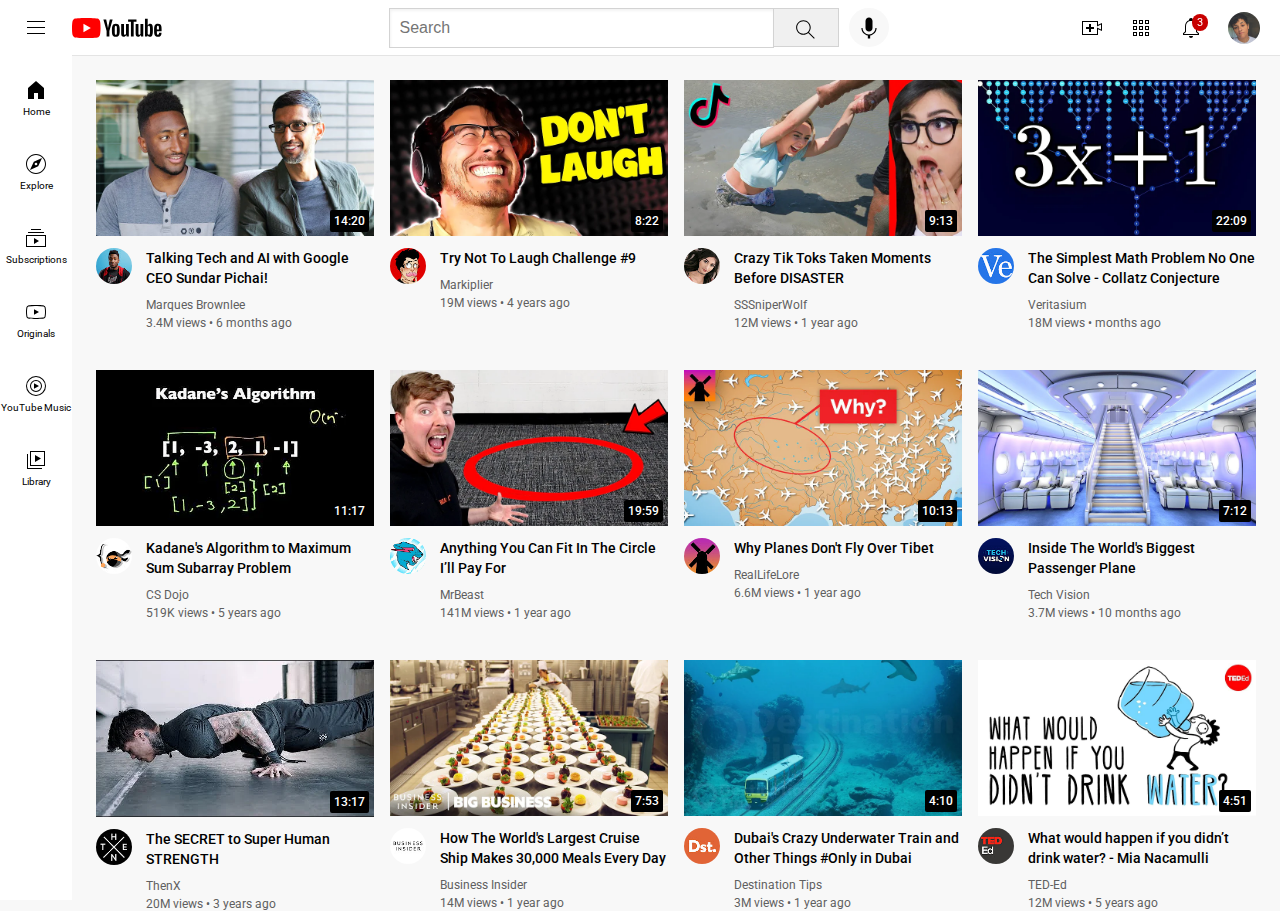
<file: index.html>
<!DOCTYPE html>
<html lang="en">
  <head>
    <title>Youtube.com Clone</title>

    <link rel="preconnect" href="https://fonts.googleapis.com">
    <link rel="preconnect" href="https://fonts.gstatic.com" crossorigin>
    <link href="https://fonts.googleapis.com/css2?family=Roboto:wght@400;500;700&display=swap" rel="stylesheet">

    <link rel="stylesheet" href="styles/general.css">
    <link rel="stylesheet" href="styles/header.css">
    <link rel="stylesheet" href="styles/video.css">
    <link rel="stylesheet" href="styles/sidebar.css">
  </head>
  <body>
    <div class="header">
      <div class="left-section">
        <img class="hamburger-menu" src="icons/hamburger-menu.svg">
        <img class= "youtube-logo" src="icons/youtube-logo.svg">
      </div>
      <div class="middle-section">
        <input class="search-bar" type="text" placeholder="Search">
        <button class="search-button">
          <img class="search-icon" src="icons/search.svg">
          <div class="tooltip">Search</div>
        </button>
        <button class="voice-search-button">
          <img class="voice-search-icon" src="icons/voice-search-icon.svg">
          <div class="tooltip">Search with your voice</div>
        </button>
      </div>
      <div class="right-section">
        <div class="upload-icon-container">
          <img class="upload-icon" src="icons/upload.svg">
          <div class="tooltip">Create</div>
        </div>
        <div class="youtube-apps-icon-container">
          <img class="youtube-apps-icon" src="icons/youtube-apps.svg">
          <div class="tooltip">YouTube Apps</div>
        </div>
        <div class="notifications-icon-container">
          <img class="notifications-icon" src="icons/notifications.svg">
          <div class="tooltip">Notifications</div>
          <div class="notifications-count">3</div>
        </div>
        <img class="current-user-picture" src="channel-pictures/kay-profile-icon.jpg">
      </div>
    </div>

    <div class="sidebar">
      <div class="sidebar-link">
        <img src="icons/home.svg">
        <div>Home</div>
      </div>
      <div class="sidebar-link">
        <img src="icons/explore.svg">
        <div>Explore</div>
      </div>
      <div class="sidebar-link">
        <img src="icons/subscriptions.svg">
        <div>Subscriptions</div>
      </div>
      <div class="sidebar-link">
        <img src="icons/originals.svg">
        <div>Originals</div>
      </div>
      <div class="sidebar-link">
        <img src="icons/youtube-music.svg">
        <div>YouTube Music</div>
      </div>
      <div class="sidebar-link">
        <img src="icons/library.svg">
        <div>Library</div>
      </div>
    </div>

    <div class="video-grid">
      <div class="video-preview">
        <div class="thumbnail-row">
          <a href="https://www.youtube.com/watch?v=n2RNcPRtAiY">
          <img class="thumbnail" src="thumbnails/thumbnail-1.webp">
          </a>
          <div class="video-time">14:20</div>
        </div>
        <div class="video-info-grid">
         <div class="channel-picture">
            <img class="profile-picture" src="channel-pictures/channel-1.jpeg">
          </div>
  
          <div class="video-info">
            <p class="video-title">  
            Talking Tech and AI with Google CEO Sundar Pichai!
            </p>
            <p class="video-author">
            Marques Brownlee
            </p>
           <p class="video-stats">
            3.4M views &#x2022; 6 months ago
            </p>
          </div>
        </div>
      </div>
  
  
      <div class="video-preview">
        <div class="thumbnail-row">
          <a href="https://www.youtube.com/watch?v=mP0RAo9SKZk">
            <img class="thumbnail" src="thumbnails/thumbnail-2.webp">
          </a>
          <div class="video-time">8:22</div>
        </div>
        <div class="video-info-grid">
          <div class="channel-picture">
          <img class="profile-picture" src="channel-pictures/channel-2.jpeg">
          </div>
  
          <div class="video-info">
            <p class="video-title">  
              Try Not To Laugh Challenge #9
            </p>
            <p class="video-author">
              Markiplier
            </p>
           <p class="video-stats">
            19M views &#x2022; 4 years ago
            </p>
          </div>
        </div>
      </div>
  
      <div class="video-preview">
        <div class="thumbnail-row">
          <a href="https://www.youtube.com/watch?v=FgjPQQeTh1w">
          <img class="thumbnail" src="thumbnails/thumbnail-3.webp">
          </a>
          <div class="video-time">9:13</div>
        </div>
        <div class="video-info-grid">
          <div class="channel-picture">
          <img class="profile-picture" src="channel-pictures/channel-3.jpeg">
          </div>
  
          <div class="video-info">
            <p class="video-title">  
            Crazy Tik Toks Taken Moments Before DISASTER
            </p>
            <p class="video-author">
              SSSniperWolf
            </p>
           <p class="video-stats">
            12M views &#x2022; 1 year ago
            </p>
          </div>
        </div>
      </div>
  
  
      <div class="video-preview">
        <div class="thumbnail-row">
          <a href="https://www.youtube.com/watch?v=094y1Z2wpJg">
          <img class="thumbnail" src="thumbnails/thumbnail-4.webp">
          </a>
          <div class="video-time">22:09</div>
        </div>
        <div class="video-info-grid">
          <div class="channel-picture">
          <img class="profile-picture" src="channel-pictures/channel-4.jpeg">
          </div>
  
          <div class="video-info">
            <p class="video-title">  
              The Simplest Math Problem No One Can Solve - Collatz Conjecture
            </p>
            <p class="video-author">
              Veritasium
            </p>
           <p class="video-stats">
            18M views &#x2022; months ago
            </p>
          </div>
        </div>
      </div>
  
  
      <div class="video-preview">
        <div class="thumbnail-row">
          <a href="https://www.youtube.com/watch?v=86CQq3pKSUw">
          <img class="thumbnail" src="thumbnails/thumbnail-5.webp">
          </a>
          <div class="video-time">11:17</div>
        </div>
        <div class="video-info-grid">
          <div class="channel-picture">
          <img class="profile-picture" src="channel-pictures/channel-5.jpeg">
          </div>
  
          <div class="video-info">
            <p class="video-title">  
            Kadane's Algorithm to Maximum Sum Subarray Problem
            </p>
            <p class="video-author">
              CS Dojo
            </p>
           <p class="video-stats">
            519K views &#x2022; 5 years ago
            </p>
          </div>
        </div>
      </div>
  
  
      <div class="video-preview">
        <div class="thumbnail-row">
          <a href="https://www.youtube.com/watch?v=yXWw0_UfSFg">
          <img class="thumbnail" src="thumbnails/thumbnail-6.webp">
          </a>
          <div class="video-time">19:59</div>
        </div>
        <div class="video-info-grid">
          <div class="channel-picture">
          <img class="profile-picture" src="channel-pictures/channel-6.jpeg">
          </div>
  
          <div class="video-info">
            <p class="video-title">  
              Anything You Can Fit In The Circle I’ll Pay For
            </p>
            <p class="video-author">
             MrBeast
            </p>
           <p class="video-stats">
            141M views &#x2022; 1 year ago
            </p>
          </div>
        </div>
      </div>

      <div class="video-preview">
        <div class="thumbnail-row">
          <a href="https://www.youtube.com/watch?v=fNVa1qMbF9Y">
          <img class="thumbnail" src="thumbnails/thumbnail-7.webp">
          </a>
          <div class="video-time">10:13</div>
        </div>
        <div class="video-info-grid">
          <div class="channel-picture">
          <img class="profile-picture" src="channel-pictures/channel-7.jpeg">
          </div>
  
          <div class="video-info">
            <p class="video-title">  
              Why Planes Don't Fly Over Tibet
            </p>
            <p class="video-author">
              RealLifeLore
            </p>
           <p class="video-stats">
            6.6M views &#x2022; 1 year ago
            </p>
          </div>
        </div>
      </div>

      <div class="video-preview">
        <div class="thumbnail-row">
          <a href="https://www.youtube.com/watch?v=lFm4EM1juls">
          <img class="thumbnail" src="thumbnails/thumbnail-8.webp">
          </a>
          <div class="video-time">7:12</div>
        </div>
        <div class="video-info-grid">
          <div class="channel-picture">
          <img class="profile-picture" src="channel-pictures/channel-8.jpeg">
          </div>
  
          <div class="video-info">
            <p class="video-title">  
              Inside The World's Biggest Passenger Plane
            </p>
            <p class="video-author">
              Tech Vision
            </p>
           <p class="video-stats">
            3.7M views &#x2022; 10 months ago
            </p>
          </div>
        </div>
      </div>

      <div class="video-preview">
        <div class="thumbnail-row">
          <a href="https://www.youtube.com/watch?v=ixmxOlcrlUc">
          <img class="thumbnail" src="thumbnails/thumbnail-9.webp">
          </a>
          <div class="video-time">13:17</div>
        </div>
        <div class="video-info-grid">
          <div class="channel-picture">
          <img class="profile-picture" src="channel-pictures/channel-9.jpeg">
          </div>
  
          <div class="video-info">
            <p class="video-title">  
              The SECRET to Super Human STRENGTH
            </p>
            <p class="video-author">
              ThenX
            </p>
           <p class="video-stats">
            20M views &#x2022; 3 years ago
            </p>
          </div>
        </div>
      </div>

      <div class="video-preview">
        <div class="thumbnail-row">
          <a href="https://www.youtube.com/watch?v=R2vXbFp5C9o">
          <img class="thumbnail" src="thumbnails/thumbnail-10.webp">
          </a>
          <div class="video-time">7:53</div>
        </div>
        <div class="video-info-grid">
          <div class="channel-picture">
          <img class="profile-picture" src="channel-pictures/channel-10.jpeg">
          </div>
  
          <div class="video-info">
            <p class="video-title">  
              How The World's Largest Cruise Ship Makes 30,000 Meals Every Day
            </p>
            <p class="video-author">
              Business Insider
            </p>
           <p class="video-stats">
            14M views &#x2022; 1 year ago
            </p>
          </div>
        </div>
      </div>

      <div class="video-preview">
        <div class="thumbnail-row">
          <a href="https://www.youtube.com/watch?v=0nZuYyXET3s">
          <img class="thumbnail" src="thumbnails/thumbnail-11.webp">
          </a>
          <div class="video-time">4:10</div>
        </div>
        <div class="video-info-grid">
          <div class="channel-picture">
          <img class="profile-picture" src="channel-pictures/channel-11.jpeg">
          </div>
  
          <div class="video-info">
            <p class="video-title">  
              Dubai's Crazy Underwater Train and Other Things #Only in Dubai
            </p>
            <p class="video-author">
              Destination Tips
            </p>
           <p class="video-stats">
            3M views &#x2022; 1 year ago
            </p>
          </div>
        </div>
      </div>

      <div class="video-preview">
        <div class="thumbnail-row">
          <a href="https://www.youtube.com/watch?v=9iMGFqMmUFs">
          <img class="thumbnail" src="thumbnails/thumbnail-12.webp">
          </a>
          <div class="video-time">4:51</div>
        </div>
        <div class="video-info-grid">
          <div class="channel-picture">
          <img class="profile-picture" src="channel-pictures/channel-12.jpeg">
          </div>
  
          <div class="video-info">
            <p class="video-title">  
              What would happen if you didn’t drink water? - Mia Nacamulli
            </p>
            <p class="video-author">
              TED-Ed
            </p>
           <p class="video-stats">
            12M views &#x2022; 5 years ago
            </p>
          </div>
        </div>
      </div>
    </div>
    
  </body>
</html>
</file>
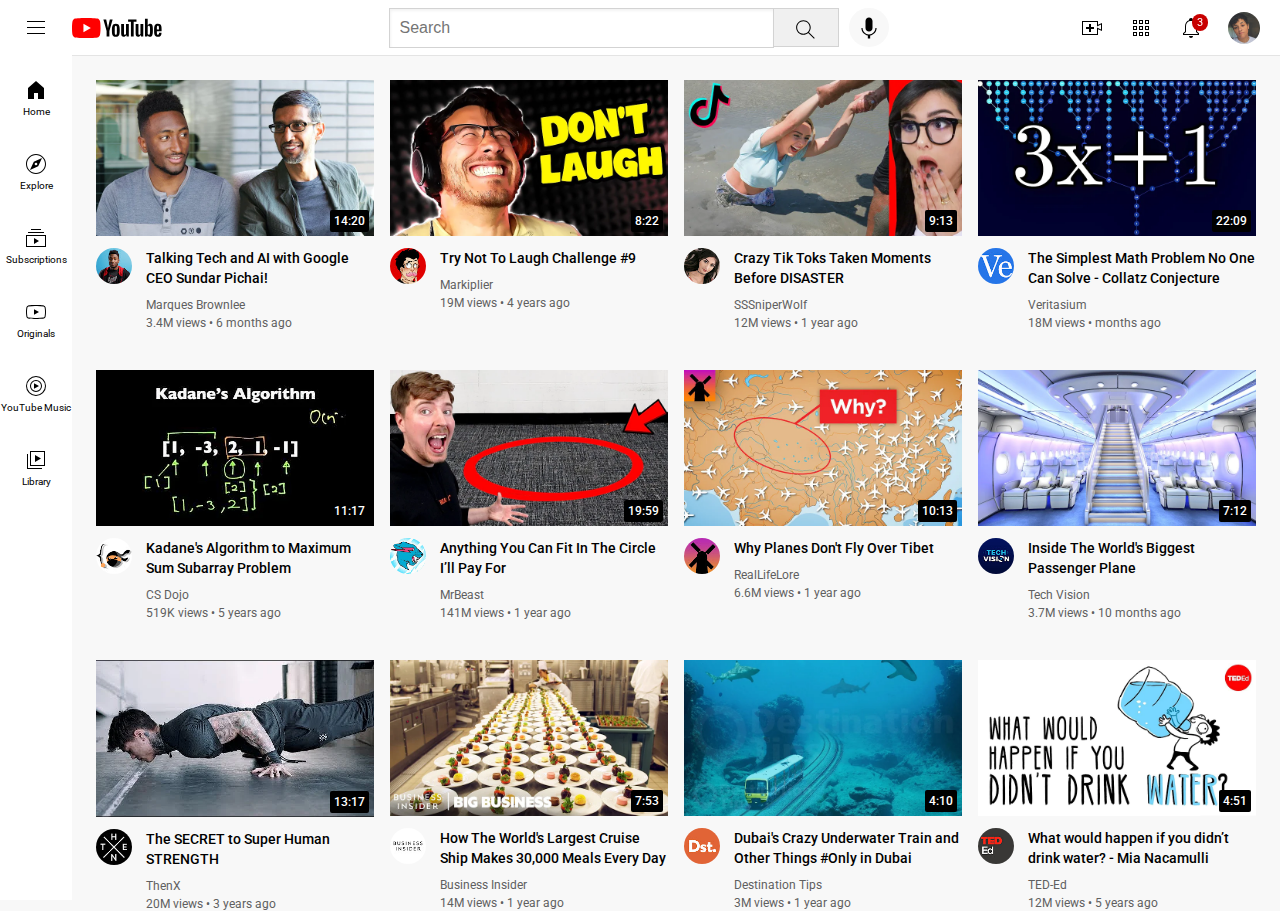
<file: youtube.html>
<!DOCTYPE html>
<html lang="en">
  <head>
    <title>Youtube.com Clone</title>

    <link rel="preconnect" href="https://fonts.googleapis.com">
    <link rel="preconnect" href="https://fonts.gstatic.com" crossorigin>
    <link href="https://fonts.googleapis.com/css2?family=Roboto:wght@400;500;700&display=swap" rel="stylesheet">

    <link rel="stylesheet" href="styles/general.css">
    <link rel="stylesheet" href="styles/header.css">
    <link rel="stylesheet" href="styles/video.css">
    <link rel="stylesheet" href="styles/sidebar.css">
  </head>
  <body>
    <div class="header">
      <div class="left-section">
        <img class="hamburger-menu" src="icons/hamburger-menu.svg">
        <img class= "youtube-logo" src="icons/youtube-logo.svg">
      </div>
      <div class="middle-section">
        <input class="search-bar" type="text" placeholder="Search">
        <button class="search-button">
          <img class="search-icon" src="icons/search.svg">
          <div class="tooltip">Search</div>
        </button>
        <button class="voice-search-button">
          <img class="voice-search-icon" src="icons/voice-search-icon.svg">
          <div class="tooltip">Search with your voice</div>
        </button>
      </div>
      <div class="right-section">
        <div class="upload-icon-container">
          <img class="upload-icon" src="icons/upload.svg">
          <div class="tooltip">Create</div>
        </div>
        <div class="youtube-apps-icon-container">
          <img class="youtube-apps-icon" src="icons/youtube-apps.svg">
          <div class="tooltip">YouTube Apps</div>
        </div>
        <div class="notifications-icon-container">
          <img class="notifications-icon" src="icons/notifications.svg">
          <div class="tooltip">Notifications</div>
          <div class="notifications-count">3</div>
        </div>
        <img class="current-user-picture" src="channel-pictures/kay-profile-icon.jpg">
      </div>
    </div>

    <div class="sidebar">
      <div class="sidebar-link">
        <img src="icons/home.svg">
        <div>Home</div>
      </div>
      <div class="sidebar-link">
        <img src="icons/explore.svg">
        <div>Explore</div>
      </div>
      <div class="sidebar-link">
        <img src="icons/subscriptions.svg">
        <div>Subscriptions</div>
      </div>
      <div class="sidebar-link">
        <img src="icons/originals.svg">
        <div>Originals</div>
      </div>
      <div class="sidebar-link">
        <img src="icons/youtube-music.svg">
        <div>YouTube Music</div>
      </div>
      <div class="sidebar-link">
        <img src="icons/library.svg">
        <div>Library</div>
      </div>
    </div>

    <div class="video-grid">
      <div class="video-preview">
        <div class="thumbnail-row">
          <a href="https://www.youtube.com/watch?v=n2RNcPRtAiY">
          <img class="thumbnail" src="thumbnails/thumbnail-1.webp">
          </a>
          <div class="video-time">14:20</div>
        </div>
        <div class="video-info-grid">
         <div class="channel-picture">
            <img class="profile-picture" src="channel-pictures/channel-1.jpeg">
          </div>
  
          <div class="video-info">
            <p class="video-title">  
            Talking Tech and AI with Google CEO Sundar Pichai!
            </p>
            <p class="video-author">
            Marques Brownlee
            </p>
           <p class="video-stats">
            3.4M views &#x2022; 6 months ago
            </p>
          </div>
        </div>
      </div>
  
  
      <div class="video-preview">
        <div class="thumbnail-row">
          <a href="https://www.youtube.com/watch?v=mP0RAo9SKZk">
            <img class="thumbnail" src="thumbnails/thumbnail-2.webp">
          </a>
          <div class="video-time">8:22</div>
        </div>
        <div class="video-info-grid">
          <div class="channel-picture">
          <img class="profile-picture" src="channel-pictures/channel-2.jpeg">
          </div>
  
          <div class="video-info">
            <p class="video-title">  
              Try Not To Laugh Challenge #9
            </p>
            <p class="video-author">
              Markiplier
            </p>
           <p class="video-stats">
            19M views &#x2022; 4 years ago
            </p>
          </div>
        </div>
      </div>
  
      <div class="video-preview">
        <div class="thumbnail-row">
          <a href="https://www.youtube.com/watch?v=FgjPQQeTh1w">
          <img class="thumbnail" src="thumbnails/thumbnail-3.webp">
          </a>
          <div class="video-time">9:13</div>
        </div>
        <div class="video-info-grid">
          <div class="channel-picture">
          <img class="profile-picture" src="channel-pictures/channel-3.jpeg">
          </div>
  
          <div class="video-info">
            <p class="video-title">  
            Crazy Tik Toks Taken Moments Before DISASTER
            </p>
            <p class="video-author">
              SSSniperWolf
            </p>
           <p class="video-stats">
            12M views &#x2022; 1 year ago
            </p>
          </div>
        </div>
      </div>
  
  
      <div class="video-preview">
        <div class="thumbnail-row">
          <a href="https://www.youtube.com/watch?v=094y1Z2wpJg">
          <img class="thumbnail" src="thumbnails/thumbnail-4.webp">
          </a>
          <div class="video-time">22:09</div>
        </div>
        <div class="video-info-grid">
          <div class="channel-picture">
          <img class="profile-picture" src="channel-pictures/channel-4.jpeg">
          </div>
  
          <div class="video-info">
            <p class="video-title">  
              The Simplest Math Problem No One Can Solve - Collatz Conjecture
            </p>
            <p class="video-author">
              Veritasium
            </p>
           <p class="video-stats">
            18M views &#x2022; months ago
            </p>
          </div>
        </div>
      </div>
  
  
      <div class="video-preview">
        <div class="thumbnail-row">
          <a href="https://www.youtube.com/watch?v=86CQq3pKSUw">
          <img class="thumbnail" src="thumbnails/thumbnail-5.webp">
          </a>
          <div class="video-time">11:17</div>
        </div>
        <div class="video-info-grid">
          <div class="channel-picture">
          <img class="profile-picture" src="channel-pictures/channel-5.jpeg">
          </div>
  
          <div class="video-info">
            <p class="video-title">  
            Kadane's Algorithm to Maximum Sum Subarray Problem
            </p>
            <p class="video-author">
              CS Dojo
            </p>
           <p class="video-stats">
            519K views &#x2022; 5 years ago
            </p>
          </div>
        </div>
      </div>
  
  
      <div class="video-preview">
        <div class="thumbnail-row">
          <a href="https://www.youtube.com/watch?v=yXWw0_UfSFg">
          <img class="thumbnail" src="thumbnails/thumbnail-6.webp">
          </a>
          <div class="video-time">19:59</div>
        </div>
        <div class="video-info-grid">
          <div class="channel-picture">
          <img class="profile-picture" src="channel-pictures/channel-6.jpeg">
          </div>
  
          <div class="video-info">
            <p class="video-title">  
              Anything You Can Fit In The Circle I’ll Pay For
            </p>
            <p class="video-author">
             MrBeast
            </p>
           <p class="video-stats">
            141M views &#x2022; 1 year ago
            </p>
          </div>
        </div>
      </div>

      <div class="video-preview">
        <div class="thumbnail-row">
          <a href="https://www.youtube.com/watch?v=fNVa1qMbF9Y">
          <img class="thumbnail" src="thumbnails/thumbnail-7.webp">
          </a>
          <div class="video-time">10:13</div>
        </div>
        <div class="video-info-grid">
          <div class="channel-picture">
          <img class="profile-picture" src="channel-pictures/channel-7.jpeg">
          </div>
  
          <div class="video-info">
            <p class="video-title">  
              Why Planes Don't Fly Over Tibet
            </p>
            <p class="video-author">
              RealLifeLore
            </p>
           <p class="video-stats">
            6.6M views &#x2022; 1 year ago
            </p>
          </div>
        </div>
      </div>

      <div class="video-preview">
        <div class="thumbnail-row">
          <a href="https://www.youtube.com/watch?v=lFm4EM1juls">
          <img class="thumbnail" src="thumbnails/thumbnail-8.webp">
          </a>
          <div class="video-time">7:12</div>
        </div>
        <div class="video-info-grid">
          <div class="channel-picture">
          <img class="profile-picture" src="channel-pictures/channel-8.jpeg">
          </div>
  
          <div class="video-info">
            <p class="video-title">  
              Inside The World's Biggest Passenger Plane
            </p>
            <p class="video-author">
              Tech Vision
            </p>
           <p class="video-stats">
            3.7M views &#x2022; 10 months ago
            </p>
          </div>
        </div>
      </div>

      <div class="video-preview">
        <div class="thumbnail-row">
          <a href="https://www.youtube.com/watch?v=ixmxOlcrlUc">
          <img class="thumbnail" src="thumbnails/thumbnail-9.webp">
          </a>
          <div class="video-time">13:17</div>
        </div>
        <div class="video-info-grid">
          <div class="channel-picture">
          <img class="profile-picture" src="channel-pictures/channel-9.jpeg">
          </div>
  
          <div class="video-info">
            <p class="video-title">  
              The SECRET to Super Human STRENGTH
            </p>
            <p class="video-author">
              ThenX
            </p>
           <p class="video-stats">
            20M views &#x2022; 3 years ago
            </p>
          </div>
        </div>
      </div>

      <div class="video-preview">
        <div class="thumbnail-row">
          <a href="https://www.youtube.com/watch?v=R2vXbFp5C9o">
          <img class="thumbnail" src="thumbnails/thumbnail-10.webp">
          </a>
          <div class="video-time">7:53</div>
        </div>
        <div class="video-info-grid">
          <div class="channel-picture">
          <img class="profile-picture" src="channel-pictures/channel-10.jpeg">
          </div>
  
          <div class="video-info">
            <p class="video-title">  
              How The World's Largest Cruise Ship Makes 30,000 Meals Every Day
            </p>
            <p class="video-author">
              Business Insider
            </p>
           <p class="video-stats">
            14M views &#x2022; 1 year ago
            </p>
          </div>
        </div>
      </div>

      <div class="video-preview">
        <div class="thumbnail-row">
          <a href="https://www.youtube.com/watch?v=0nZuYyXET3s">
          <img class="thumbnail" src="thumbnails/thumbnail-11.webp">
          </a>
          <div class="video-time">4:10</div>
        </div>
        <div class="video-info-grid">
          <div class="channel-picture">
          <img class="profile-picture" src="channel-pictures/channel-11.jpeg">
          </div>
  
          <div class="video-info">
            <p class="video-title">  
              Dubai's Crazy Underwater Train and Other Things #Only in Dubai
            </p>
            <p class="video-author">
              Destination Tips
            </p>
           <p class="video-stats">
            3M views &#x2022; 1 year ago
            </p>
          </div>
        </div>
      </div>

      <div class="video-preview">
        <div class="thumbnail-row">
          <a href="https://www.youtube.com/watch?v=9iMGFqMmUFs">
          <img class="thumbnail" src="thumbnails/thumbnail-12.webp">
          </a>
          <div class="video-time">4:51</div>
        </div>
        <div class="video-info-grid">
          <div class="channel-picture">
          <img class="profile-picture" src="channel-pictures/channel-12.jpeg">
          </div>
  
          <div class="video-info">
            <p class="video-title">  
              What would happen if you didn’t drink water? - Mia Nacamulli
            </p>
            <p class="video-author">
              TED-Ed
            </p>
           <p class="video-stats">
            12M views &#x2022; 5 years ago
            </p>
          </div>
        </div>
      </div>
    </div>
    
  </body>
</html>
</file>
<file: styles/general.css>
p {
  font-family: Roboto, Arial;
  margin-top: 0;
  margin-bottom: 0}

body {
  /* This style below will be inerited  */
  color: black;
  font-family: Roboto, Arial;
  margin: 0;
  padding-top:80px;
  padding-left: 96px;
  padding-right: 24px;
  background-color: rgb(248, 248, 248);
}
</file>
<file: styles/header.css>
.header {
  height:55px;
  display:flex;
  flex-direction: row;
  justify-content:space-between;
  position: fixed;
  top:0;
  left:0;
  right:0;
  z-index: 100;
  background-color: white;
  border-bottom-width: 1px;
  border-bottom-style: solid;
  border-bottom-color:rgb(228, 228, 228);
}

.left-section {
  align-items:center;
  display: flex;
}

.hamburger-menu {
  height:24px;
  margin-left: 24px;
  margin-right: 24px;
}

.youtube-logo {
  height: 20px;
}

.middle-section {
  flex: 1;
  margin-left:70px;
  margin-right:35px;
  max-width:500px;
  display: flex;
  align-items:center
}

.search-bar {
  flex:1;
  height:36px;
  padding-left: 10px;
  font-size:16px;
  border:1px solid lightgrey;
  border-radius 2px;
  box-shadow: inset 1px 2px 3px rgba(0, 0, 0, 0.05);
  width:0;
}

.search-bar::placeholder {
  font-size:16px;
}

.search-button {
  height:39px;
  width:66px;
  background-color: rgb(240, 240, 240);
  border-width:1px;
  border-style: solid;
  border-color: lightgray;
  margin-left: -1px;
  margin-right: 10px;

  position:relative;
}

.search-button .tooltip,
.voice-search-button .tooltip,
.upload-icon-container .tooltip,
.youtube-apps-icon-container .tooltip,
.notifications-icon-container .tooltip {
  position:absolute;
  background-color: gray;
  color: white;
  padding-top: 4px;
  padding-bottom: 4px;
  padding-left: 8px;
  padding-right: 8px;
  border-radius: 2px;
  font-size: 12px;
  bottom:-30px;
  opacity: 0;
  transition: opacity 0.15s;
  pointer-events: none;
  white-space: nowrap;
}

.search-button,
.voice-search-button,
.upload-icon-container,
.youtube-apps-icon-container,
.notifications-icon-container {
  display:flex;
  justify-content: center;
  align-items: center;
  position: relative;
}

.search-button:hover .tooltip,
.voice-search-button:hover .tooltip, 
.upload-icon-container:hover .tooltip,
.youtube-apps-icon-container:hover .tooltip,
.notifications-icon-container:hover .tooltip {
  opacity: 1;
}

.search-icon {
  height: 25px;
  margin-top: 4px
}

.voice-search-button {
  height: 39px;
  width:40px;
  border-radius: 20px;
  border:none;
  background-color:rgb(248, 248, 248)
}

.voice-search-icon {
  height: 24;
}

.right-section {
  margin-right: 20px;
  width:180px;
  display:flex;
  align-items: center;
  justify-content: space-between;
  flex-shrink: 0;
}

.upload-icon {
  height: 24px;
}

.youtube-apps-icon {
  height: 24px;
}

.notifications-icon {
  height: 24px;
}

.notifications-icon-container {
  position: relative;
}

.notifications-count {
  position: absolute;
  top:-2px;
  right:-5px;
  background-color: rgb(200, 0, 0);
  color: white;
  font-size: 11px;
  padding-left: 5px;
  padding-right: 5px;
  padding-top: 2px;
  padding-bottom: 2px;
  border-radius: 10px;

}

.current-user-picture {
  height:32px;
  border-radius:16px;
}
</file>
<file: styles/video.css>
.thumbnail {
  width: 100%;
}

.video-title {
  margin-top:0;
  font-size:14px;
  font-weight:500;
  line-height:20px;
  margin-bottom: 10px;
}

.video-info-grid {
  display:grid;
  grid-template-columns: 50px 1fr;
}

.profile-picture {
  width:36px;
  border-radius:50px;
}

.thumbnail-row {
  margin-bottom:8px;
  position: relative;
}

.video-author, .video-stats {
  font-size:12px;
  color:#606060;
}

.video-author {
  margin-bottom:4px
}

.video-grid {
  display: grid;
  grid-template-columns: 1fr 1fr 1fr;
  column-gap: 16px;
  row-gap: 40px;
}

@media (max-width: 750px)  {
  .video-grid {
    grid-template-columns: 1fr 1fr;
  }
}

@media (min-width:751px) and (max-width:999px) {
  .video-grid {
    grid-template-columns: 1fr 1fr 1fr;
  }
}

@media  (min-width: 1000px) {
  .video-grid {
    grid-template-columns: 1fr 1fr 1fr 1fr;
  }
}

.video-time {
  font-size: 12px;
  font-weight: 500;
  padding: 4px;
  background-color: black;
  color:white;
  position: absolute;
  bottom: 8px;
  right: 5px;
  border-radius:2px
}
</file>
<file: styles/sidebar.css>
.sidebar {
  position:fixed;
  left: 0;
  bottom: 0;
  top: 55px;
  background-color: white;
  width:72px;
  z-index: 200;
  padding-top: 5px;
}

.sidebar-link {
  height:74px;
  display: flex;
  justify-content: center;
  align-items: center;
  flex-direction: column;
  cursor: pointer;
  

}

.sidebar-link:hover {
  background-color: rgb(235, 235, 235);
}

.sidebar-link img {
  height:24px;
  margin-bottom: 4px;
}

.sidebar-link div {
  font-size: 10px;
}
</file>
